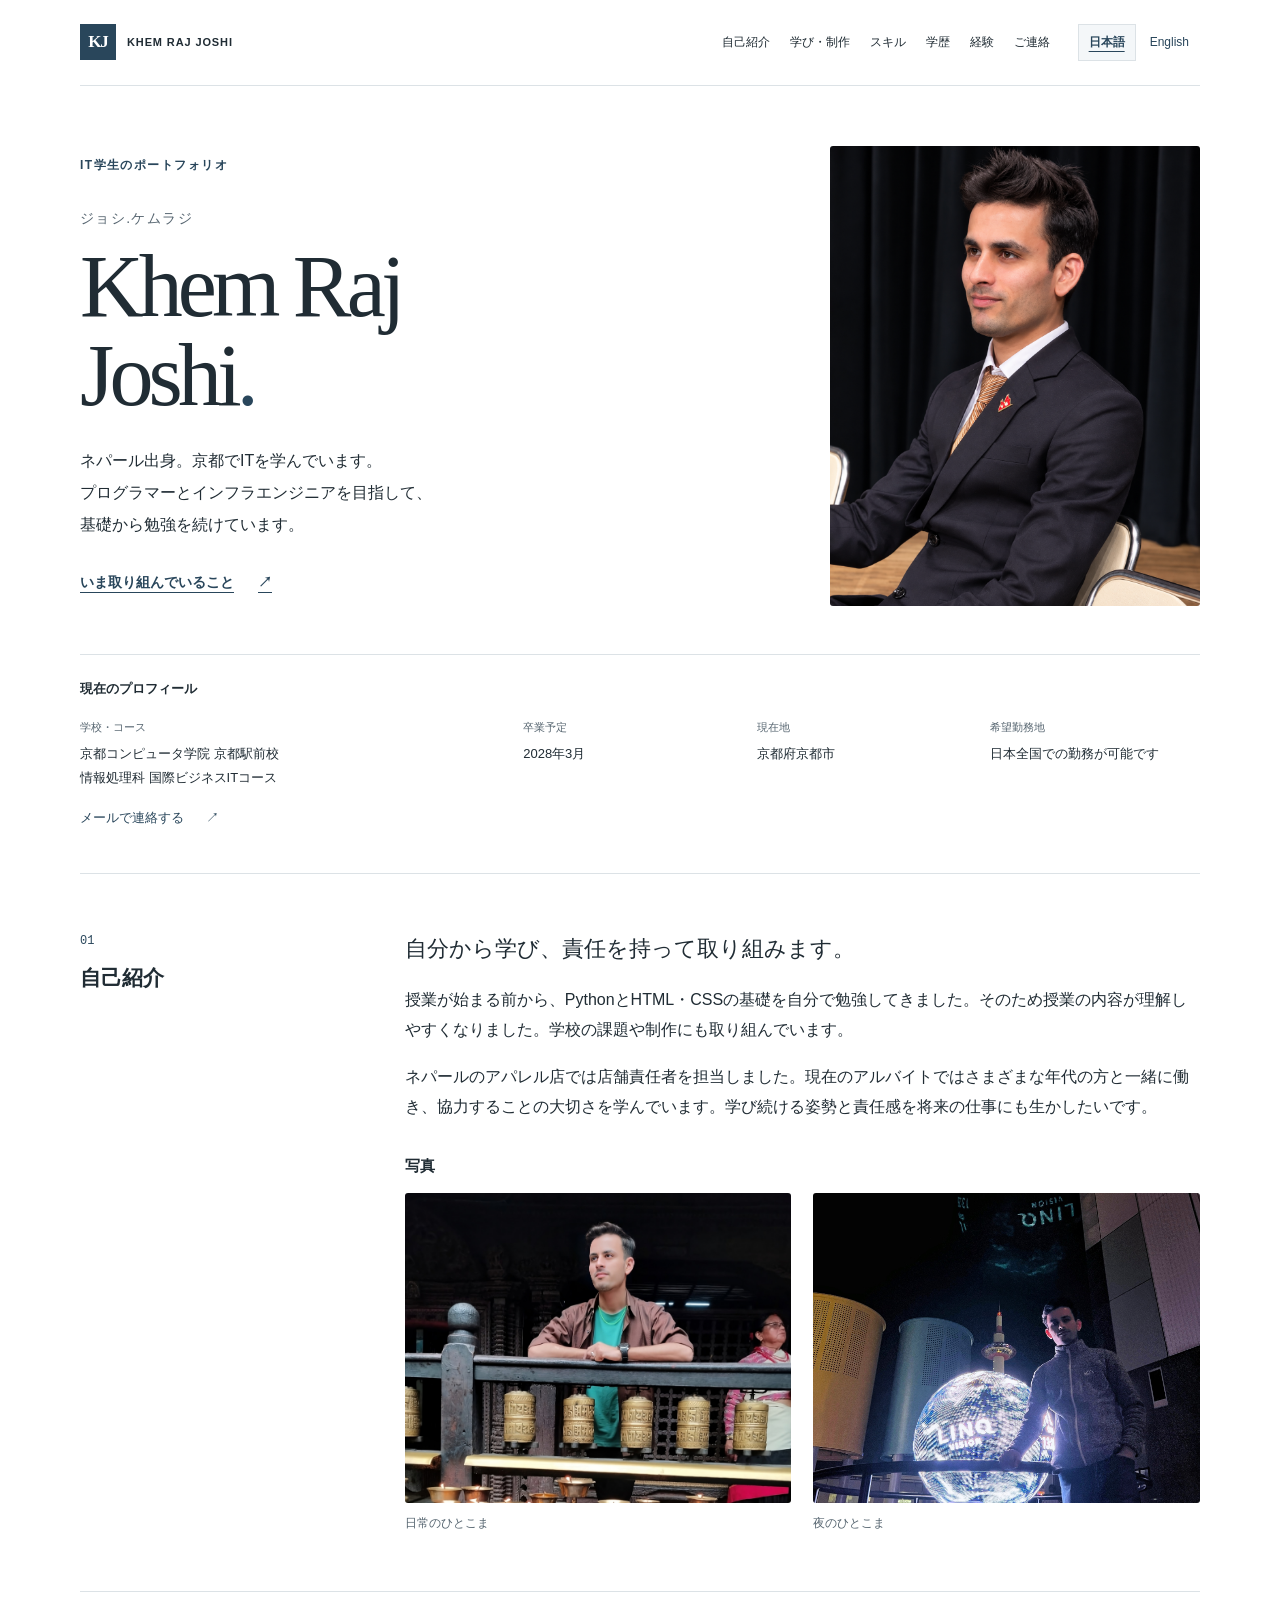
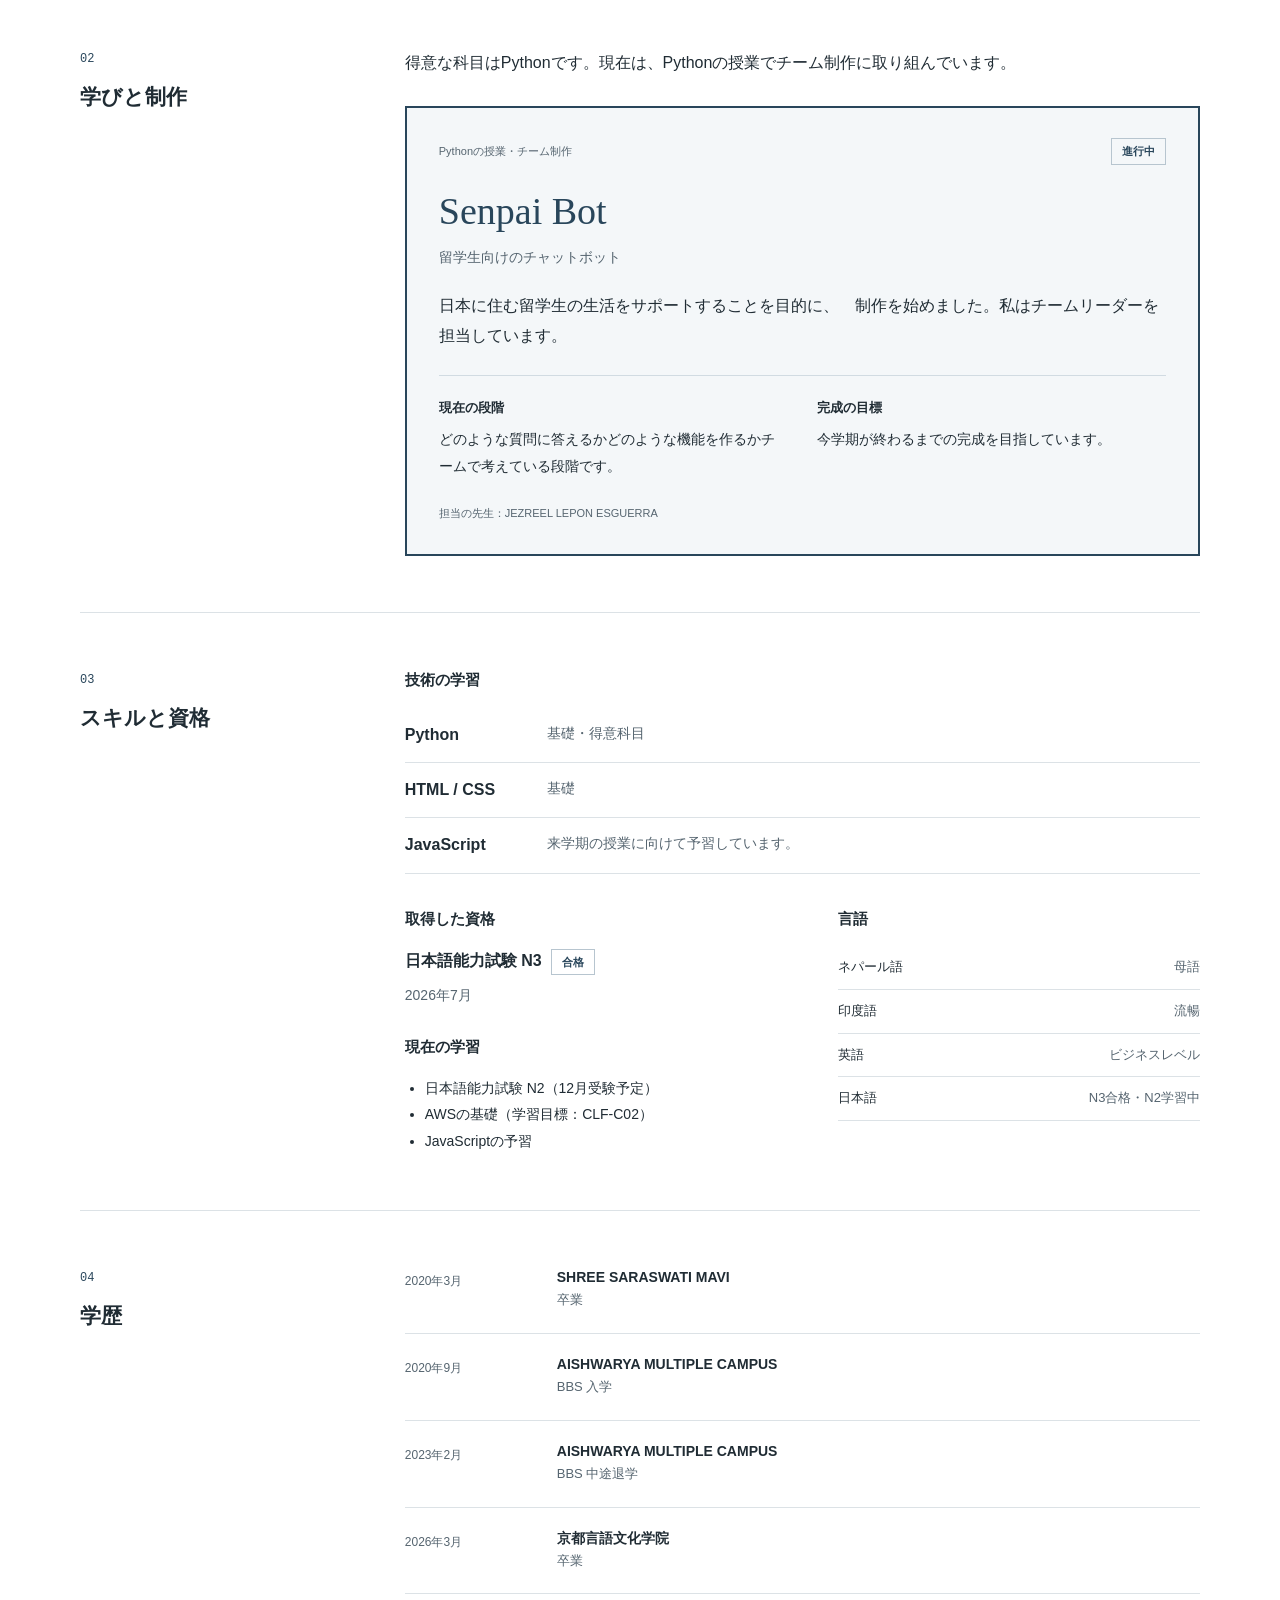
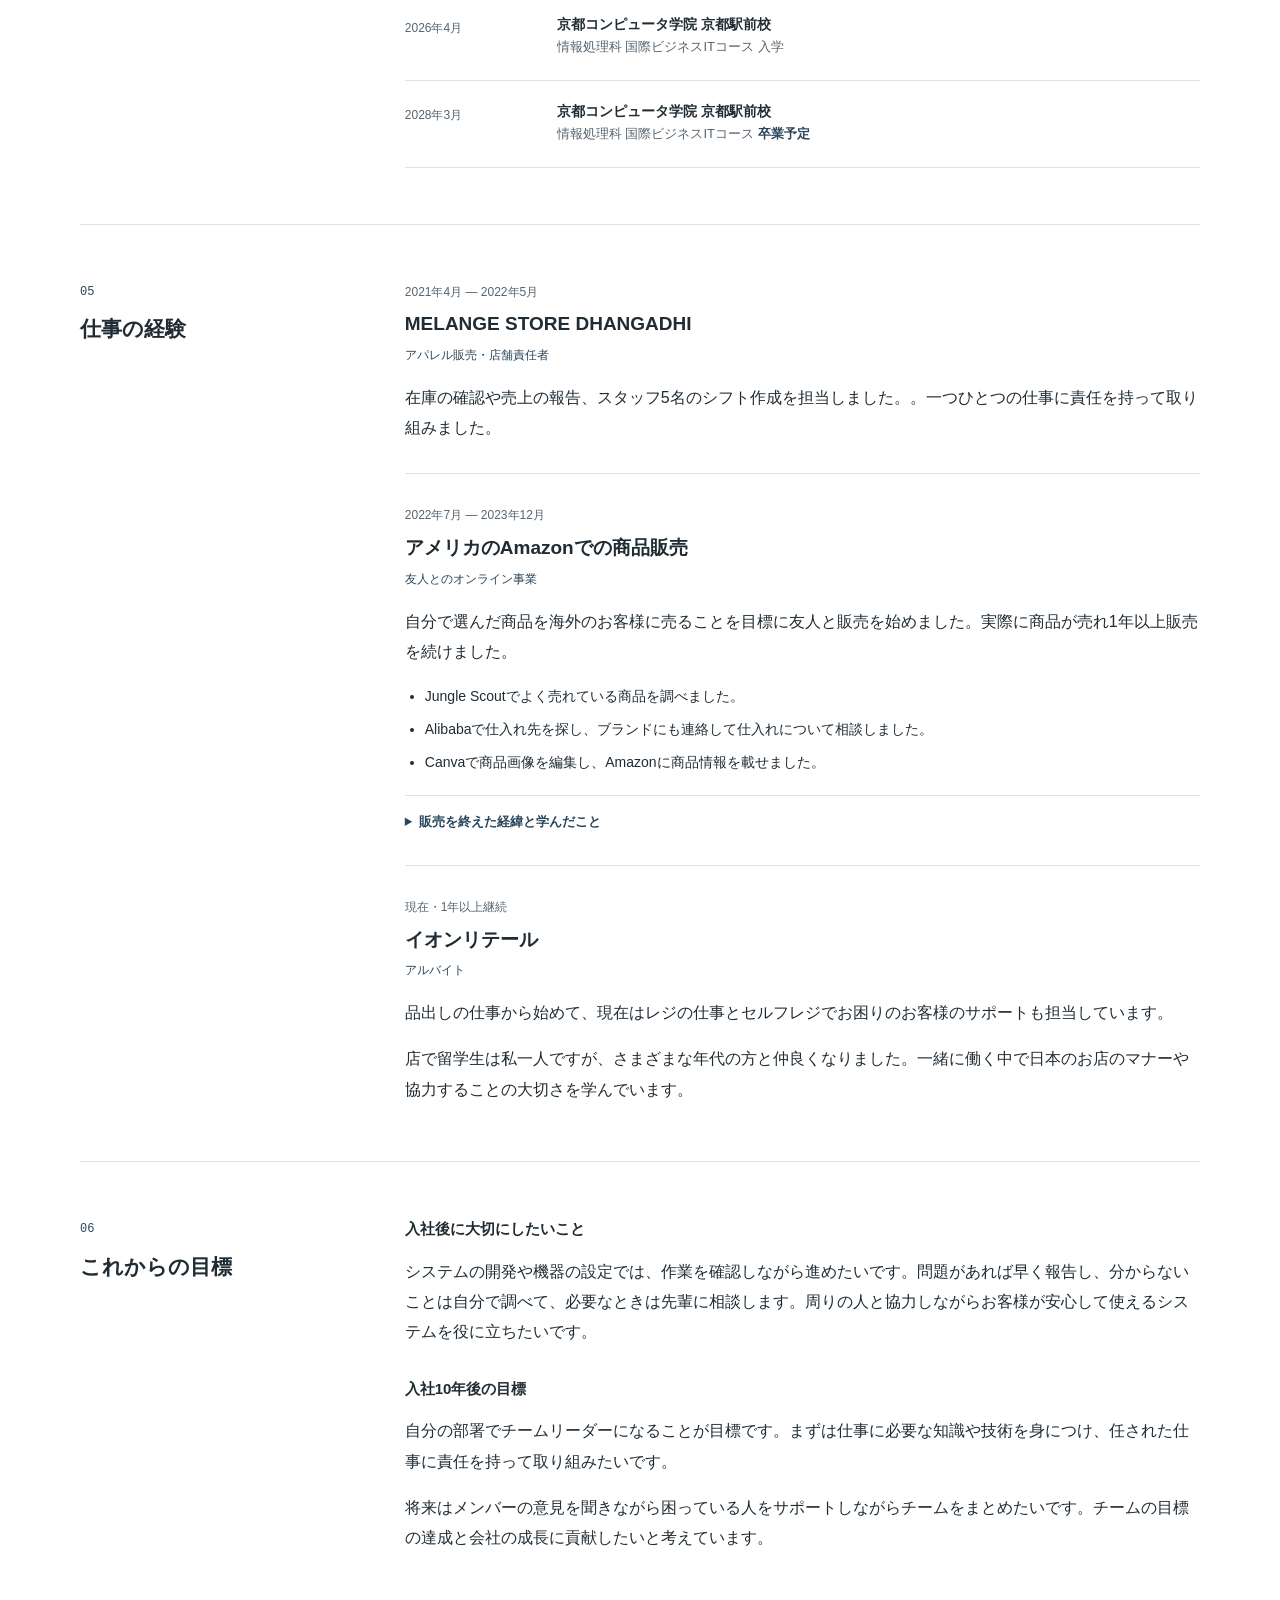
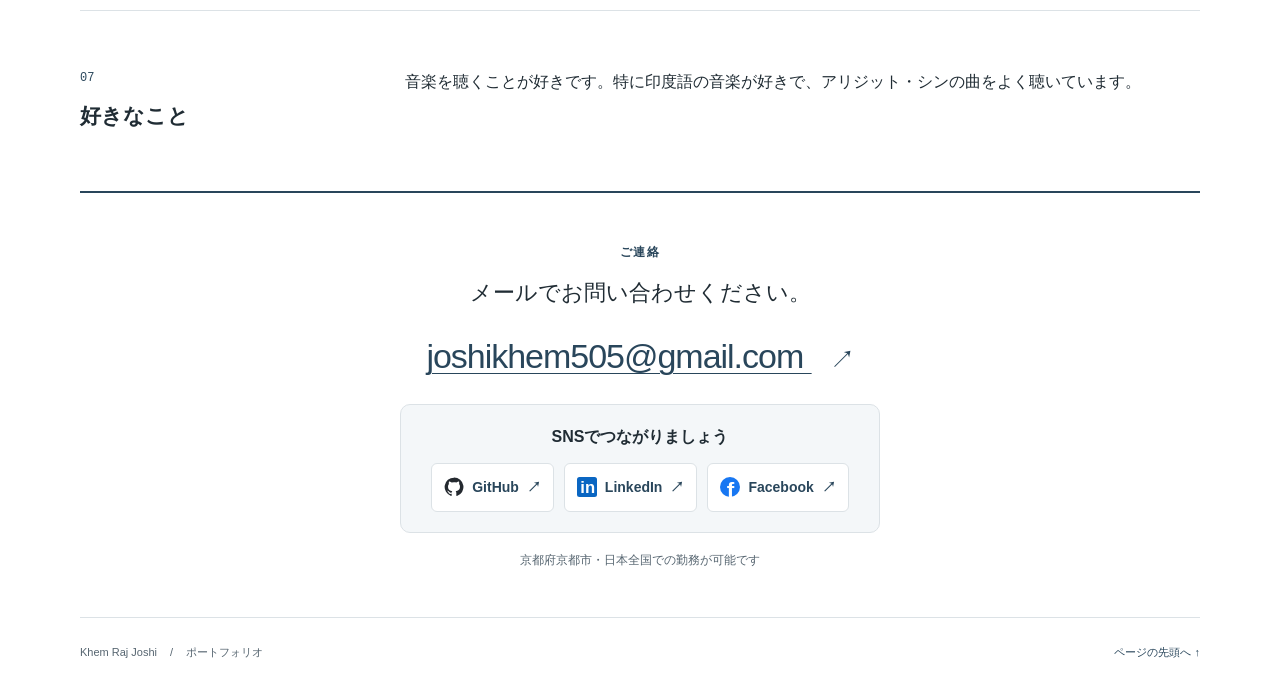
<file: index.html>
<!DOCTYPE html>
<html lang="ja">
<head>
  <meta charset="UTF-8">
  <meta name="viewport" content="width=device-width, initial-scale=1.0">
  <meta name="description" content="京都でITを学ぶKhem Raj Joshiのポートフォリオ。学習中の技術、Pythonのチーム制作、学歴、仕事の経験を紹介します。">
  <title>Khem Raj Joshi | ポートフォリオ</title>
  <link rel="icon" href="data:,">
  <link rel="stylesheet" href="style.css">
  <script src="script.js" defer></script>
  
  <meta name="google-site-verification" content="BYrBbkxoNOHUjzGve_fJtG-yrfm-OeQxzG2UmcF-HpI" />
  
</head>
<body id="top">
  <a class="skip-link" href="#main">本文へ移動</a>


  <header class="site-header container">
    <a class="site-name" href="#top" aria-label="Khem Raj Joshi：ページの先頭へ">
      <span class="name-mark" aria-hidden="true">KJ</span>
      <span>KHEM RAJ JOSHI</span>
    </a>
    <div class="header-tools">
      <nav class="language-switch" aria-label="表示言語">
        <a href="index.html" lang="ja" hreflang="ja" aria-current="page">日本語</a>
        <a href="english.html" lang="en" hreflang="en">English</a>
      </nav>
      <button class="menu-toggle" type="button" aria-expanded="false" aria-controls="site-navigation">メニュー</button>
    </div>
    <nav class="site-nav" id="site-navigation" aria-label="主なメニュー">
      <a href="#about">自己紹介</a>
      <a href="#project">学び・制作</a>
      <a href="#skills">スキル</a>
      <a href="#education">学歴</a>
      <a href="#experience">経験</a>
      <a href="#contact">ご連絡</a>
    </nav>
  </header>

  <main id="main" class="container">

    <section class="profile" aria-labelledby="profile-title">
      <div class="profile-introduction">
        <p class="eyebrow">IT学生のポートフォリオ</p>
        <p class="name-reading">ジョシ.ケムラジ</p>
        <h1 id="profile-title">Khem Raj<br>Joshi<span class="name-dot">.</span></h1>
        <p class="profile-description">ネパール出身。京都でITを学んでいます。<br>プログラマーとインフラエンジニアを目指して、<br class="desktop-break">基礎から勉強を続けています。</p>
        <a class="text-link" href="#project">いま取り組んでいること <span aria-hidden="true">↗</span></a>
      </div>

      <figure class="profile-photo">
        <img src="images/profile.png" alt="スーツ姿のKhem Raj Joshi" width="1086" height="1448">
      </figure>
    </section>

    <aside class="profile-note" aria-label="現在のプロフィール">
      <p class="note-heading">現在のプロフィール</p>
      <dl>
        <div><dt>学校・コース</dt><dd>京都コンピュータ学院 京都駅前校<br>情報処理科 国際ビジネスITコース</dd></div>
        <div><dt>卒業予定</dt><dd><time datetime="2028-03">2028年3月</time></dd></div>
        <div><dt>現在地</dt><dd>京都府京都市</dd></div>
        <div><dt>希望勤務地</dt><dd>日本全国での勤務が可能です</dd></div>
      </dl>
      <a href="#contact" class="profile-contact">メールで連絡する <span aria-hidden="true">↗</span></a>
    </aside>

    <section class="section about" id="about" aria-labelledby="about-title">
      <div class="section-heading"><span class="section-number" aria-hidden="true">01</span><h2 id="about-title">自己紹介</h2></div>
      <div class="section-content">
        <p class="section-lead">自分から学び、責任を持って取り組みます。</p>
        <p>授業が始まる前から、PythonとHTML・CSSの基礎を自分で勉強してきました。そのため授業の内容が理解しやすくなりました。学校の課題や制作にも取り組んでいます。</p>
        <p>ネパールのアパレル店では店舗責任者を担当しました。現在のアルバイトではさまざまな年代の方と一緒に働き、協力することの大切さを学んでいます。学び続ける姿勢と責任感を将来の仕事にも生かしたいです。</p>

        <h3 class="subheading photo-heading">写真</h3>
        <div class="photo-gallery">
          <figure>
            <img src="images/personal-01.jpeg" alt="手すりの前に立つKhem Raj Joshi" width="2048" height="1536" loading="lazy">
            <figcaption>日常のひとこま</figcaption>
          </figure>
          <figure>
            <img class="night-photo" src="images/personal-02.jpg" alt="夜に光る球体のそばに立つKhem Raj Joshi" width="1536" height="2048" loading="lazy">
            <figcaption>夜のひとこま</figcaption>
          </figure>
        </div>
      </div>
    </section>

    <section class="section" id="project" aria-labelledby="project-title">
      <div class="section-heading"><span class="section-number" aria-hidden="true">02</span><h2 id="project-title">学びと制作</h2></div>
      <div class="section-content">
        <p>得意な科目はPythonです。現在は、Pythonの授業でチーム制作に取り組んでいます。</p>

        <article class="project" aria-labelledby="senpai-title">
          <div class="project-top"><p class="project-category">Pythonの授業・チーム制作</p><span class="status-label">進行中</span></div>
          <h3 id="senpai-title">Senpai Bot</h3>
          <p class="project-subtitle">留学生向けのチャットボット</p>
          <p>日本に住む留学生の生活をサポートすることを目的に、　制作を始めました。私はチームリーダーを担当しています。</p>
          <div class="project-stages">
            <div><h4>現在の段階</h4><p>どのような質問に答えるかどのような機能を作るかチームで考えている段階です。</p></div>
            <div><h4>完成の目標</h4><p>今学期が終わるまでの完成を目指しています。</p></div>
          </div>
          <p class="project-teacher">担当の先生：JEZREEL LEPON ESGUERRA</p>
        </article>
      </div>
    </section>

    <section class="section" id="skills" aria-labelledby="skills-title">
      <div class="section-heading"><span class="section-number" aria-hidden="true">03</span><h2 id="skills-title">スキルと資格</h2></div>
      <div class="section-content">
        <h3 class="subheading">技術の学習</h3>
        <dl class="skill-list">
          <div><dt>Python</dt><dd>基礎・得意科目</dd></div>
          <div><dt>HTML / CSS</dt><dd>基礎</dd></div>
          <div><dt>JavaScript</dt><dd>来学期の授業に向けて予習しています。</dd></div>
        </dl>
        <div class="skills-columns">
          <div>

            <h3 class="subheading">取得した資格</h3>
            <p class="qualification">日本語能力試験 N3 <span class="small-label">合格</span></p>
            <p class="muted"><time datetime="2026-07">2026年7月</time></p>
            <h3 class="subheading study-heading">現在の学習</h3>
            <ul class="simple-list"><li>日本語能力試験 N2（12月受験予定）</li><li>AWSの基礎（学習目標：CLF-C02）</li><li>JavaScriptの予習</li></ul>
          </div>
          <div>
            <h3 class="subheading">言語</h3>
            <dl class="language-list">
              <div><dt>ネパール語</dt><dd>母語</dd></div>
              <div><dt>印度語</dt><dd>流暢</dd></div>
              <div><dt>英語</dt><dd>ビジネスレベル</dd></div>
              <div><dt>日本語</dt><dd>N3合格・N2学習中</dd></div>
            </dl>
          </div>
        </div>
      </div>
    </section>

    <section class="section" id="education" aria-labelledby="education-title">
      <div class="section-heading"><span class="section-number" aria-hidden="true">04</span><h2 id="education-title">学歴</h2></div>
      <div class="section-content">
        <ol class="education-list">
          <li><time datetime="2020-03">2020年3月</time><div><h3>SHREE SARASWATI MAVI</h3><p>卒業</p></div></li>
          <li><time datetime="2020-09">2020年9月</time><div><h3>AISHWARYA MULTIPLE CAMPUS</h3><p>BBS 入学</p></div></li>
          <li><time datetime="2023-02">2023年2月</time><div><h3>AISHWARYA MULTIPLE CAMPUS</h3><p>BBS 中途退学</p></div></li>
          <li><time datetime="2026-03">2026年3月</time><div><h3>京都言語文化学院</h3><p>卒業</p></div></li>
          <li><time datetime="2026-04">2026年4月</time><div><h3>京都コンピュータ学院 京都駅前校</h3><p>情報処理科 国際ビジネスITコース 入学</p></div></li>
          <li class="education-future"><time datetime="2028-03">2028年3月</time><div><h3>京都コンピュータ学院 京都駅前校</h3><p>情報処理科 国際ビジネスITコース <strong>卒業予定</strong></p></div></li>
        </ol>
      </div>
    </section>


    <section class="section experience" id="experience" aria-labelledby="experience-title">
      <div class="section-heading"><span class="section-number" aria-hidden="true">05</span><h2 id="experience-title">仕事の経験</h2></div>
      <div class="section-content">
        <article class="experience-item">
          <p class="experience-date"><time datetime="2021-04">2021年4月</time> — <time datetime="2022-05">2022年5月</time></p>
          <h3>MELANGE STORE DHANGADHI</h3>
          <p class="experience-role">アパレル販売・店舗責任者</p>
          <p>在庫の確認や売上の報告、スタッフ5名のシフト作成を担当しました。。一つひとつの仕事に責任を持って取り組みました。</p>
        </article>
        <article class="experience-item">
          <p class="experience-date"><time datetime="2022-07">2022年7月</time> — <time datetime="2023-12">2023年12月</time></p>
          <h3>アメリカのAmazonでの商品販売</h3>
          <p class="experience-role">友人とのオンライン事業</p>
          <p>自分で選んだ商品を海外のお客様に売ることを目標に友人と販売を始めました。実際に商品が売れ1年以上販売を続けました。</p>
          <ul class="business-actions">
            <li>Jungle Scoutでよく売れている商品を調べました。</li>
            <li>Alibabaで仕入れ先を探し、ブランドにも連絡して仕入れについて相談しました。</li>
            <li>Canvaで商品画像を編集し、Amazonに商品情報を載せました。</li>
          </ul>
          <details class="experience-details">
            <summary>販売を終えた経緯と学んだこと</summary>
            <p>当時ネパールで使っていた支払い方法にはドルで支払える金額に上限がありました。そのため仕入れを続けることが難しくなり、販売をやめました。</p>
            <p>この経験から知らないことを自分で調べて行動することの大切さを学びました。</p>
          </details>
        </article>
        <article class="experience-item">
          <p class="experience-date">現在・1年以上継続</p>
          <h3>イオンリテール</h3>
          <p class="experience-role">アルバイト</p>
          <p>品出しの仕事から始めて、現在はレジの仕事とセルフレジでお困りのお客様のサポートも担当しています。</p>
          <p>店で留学生は私一人ですが、さまざまな年代の方と仲良くなりました。一緒に働く中で日本のお店のマナーや協力することの大切さを学んでいます。</p>
        </article>
      </div>
    </section>

    <section class="section" id="goals" aria-labelledby="goals-title">
      <div class="section-heading"><span class="section-number" aria-hidden="true">06</span><h2 id="goals-title">これからの目標</h2></div>
      <div class="section-content goals">
        <div><h3 class="subheading">入社後に大切にしたいこと</h3><p>システムの開発や機器の設定では、作業を確認しながら進めたいです。問題があれば早く報告し、分からないことは自分で調べて、必要なときは先輩に相談します。周りの人と協力しながらお客様が安心して使えるシステムを役に立ちたいです。</p></div>
        <div><h3 class="subheading">入社10年後の目標</h3><p>自分の部署でチームリーダーになることが目標です。まずは仕事に必要な知識や技術を身につけ、任された仕事に責任を持って取り組みたいです。</p><p>将来はメンバーの意見を聞きながら困っている人をサポートしながらチームをまとめたいです。チームの目標の達成と会社の成長に貢献したいと考えています。</p></div>
      </div>
    </section>

    <section class="section hobby" aria-labelledby="hobby-title">
      <div class="section-heading"><span class="section-number" aria-hidden="true">07</span><h2 id="hobby-title">好きなこと</h2></div>
      <div class="section-content"><p>音楽を聴くことが好きです。特に印度語の音楽が好きで、アリジット・シンの曲をよく聴いています。</p></div>
    </section>

    <section class="contact" id="contact" aria-labelledby="contact-title">
      <div><p class="eyebrow">ご連絡</p><h2 id="contact-title">メールでお問い合わせください。</h2></div>
      <a class="contact-email" href="mailto:joshikhem505@gmail.com">joshikhem505@gmail.com <span aria-hidden="true">↗</span></a>
      
      <div class="connect-box">
        <h3>SNSでつながりましょう</h3>
        <div class="social-links">
          <a class="contact-social" href="https://github.com/khemrajjoshi" target="_blank" rel="noopener noreferrer">
            <img class="contact-social-icon" src="images/github.svg" alt="">
            GitHub <span aria-hidden="true">↗</span>
          </a>
          <a class="contact-social" href="https://www.linkedin.com/in/khem-raj-joshi-532546408" target="_blank" rel="noopener noreferrer">
            <img class="contact-social-icon" src="images/linkedin.svg" alt="">
            LinkedIn <span aria-hidden="true">↗</span>
          </a>
          <a class="contact-social" href="https://www.facebook.com/profile.php?id=61587278374022" target="_blank" rel="noopener noreferrer">
            <img class="contact-social-icon" src="images/facebook.svg" alt="">
            Facebook <span aria-hidden="true">↗</span>
          </a>
        </div>
      </div>
      <p class="contact-location">京都府京都市・日本全国での勤務が可能です</p>
    </section>
  </main>

  <footer class="site-footer container"><p>Khem Raj Joshi <span aria-hidden="true">/</span> ポートフォリオ</p><a href="#top">ページの先頭へ <span aria-hidden="true">↑</span></a></footer>
</body>
</html>
</file>
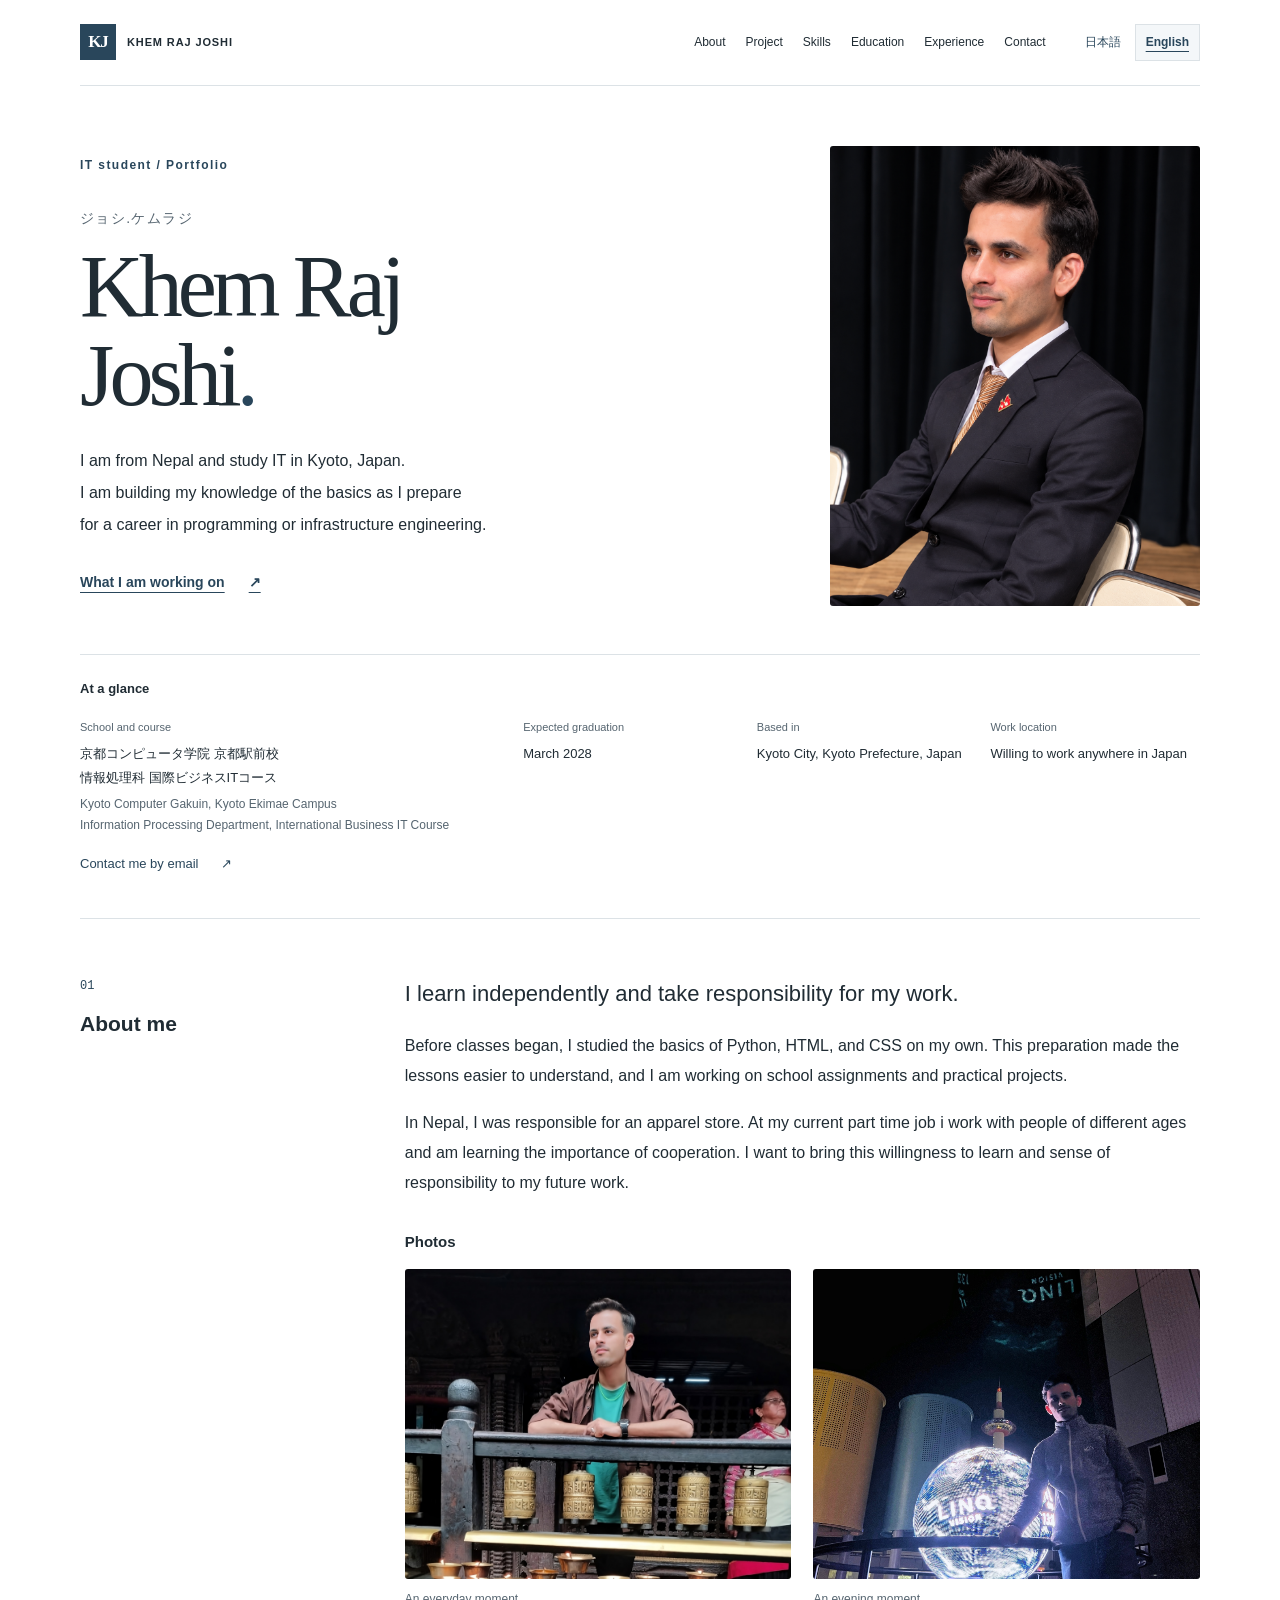
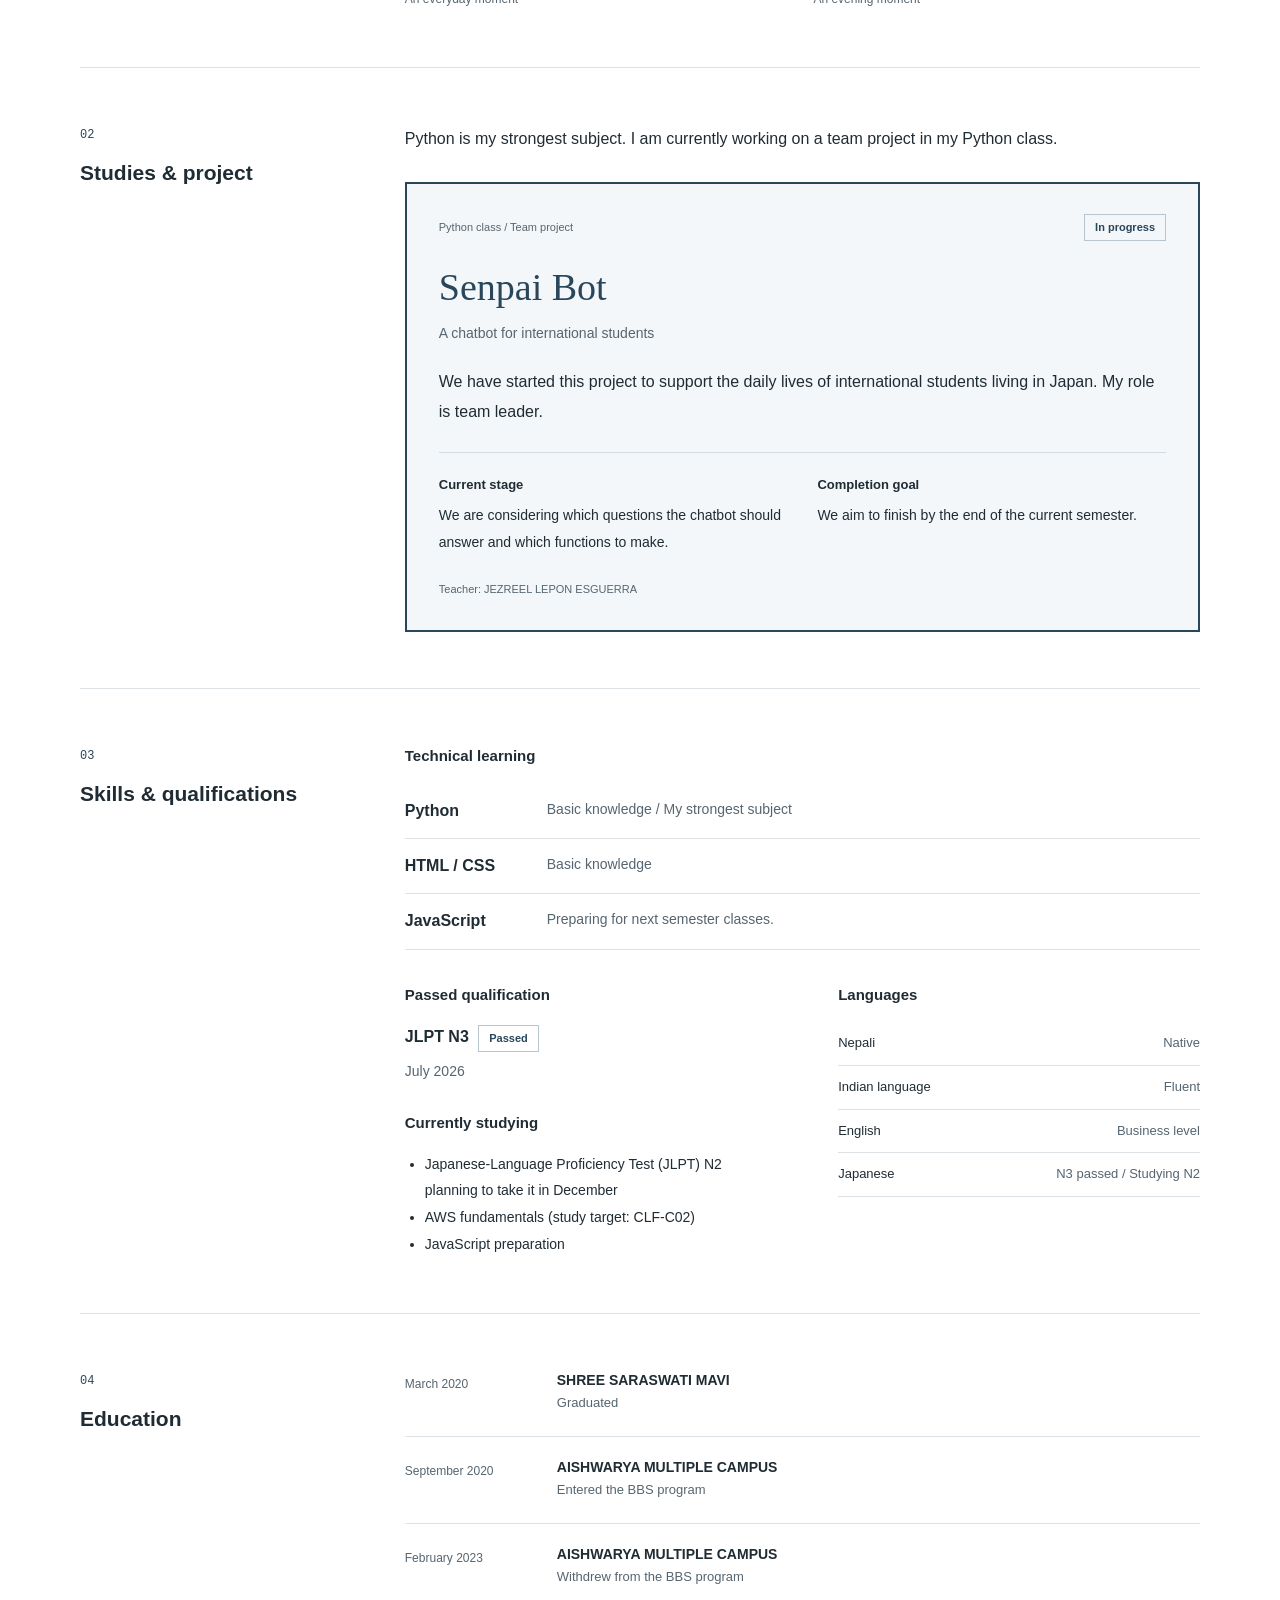
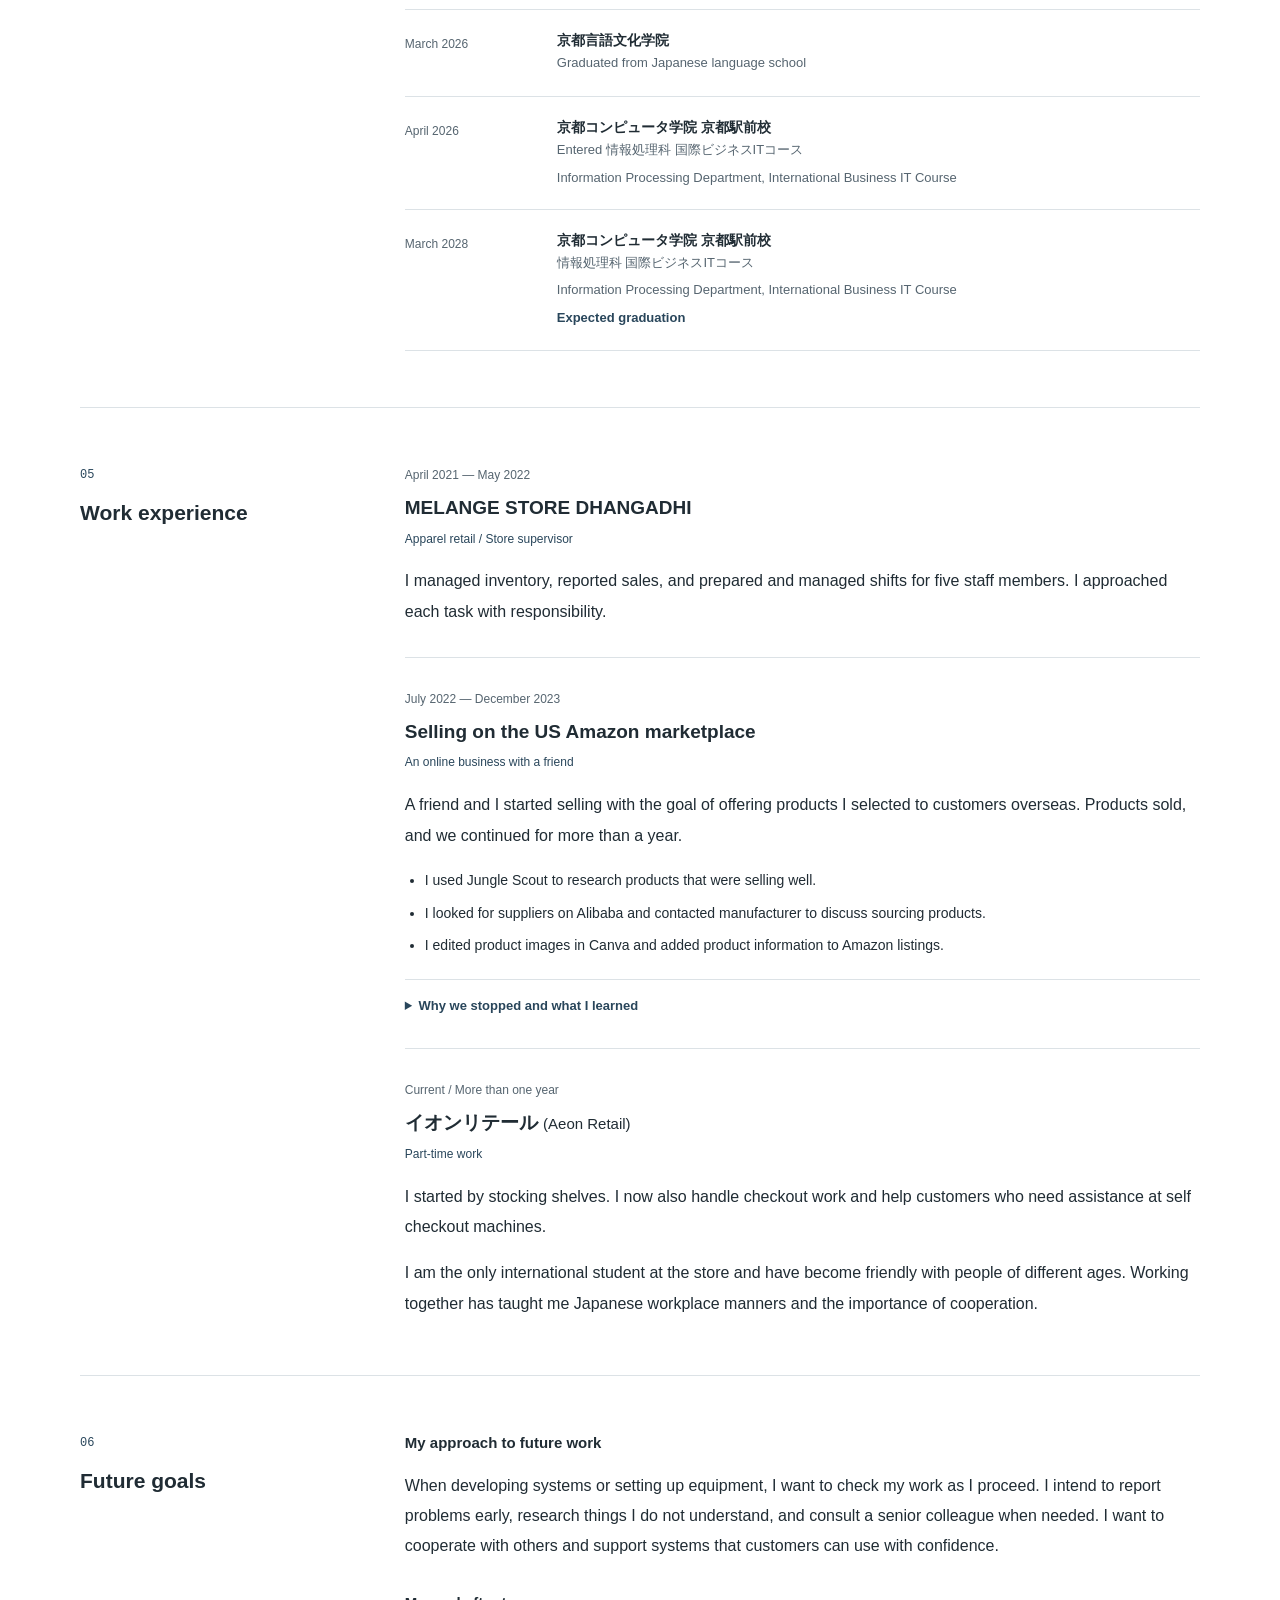
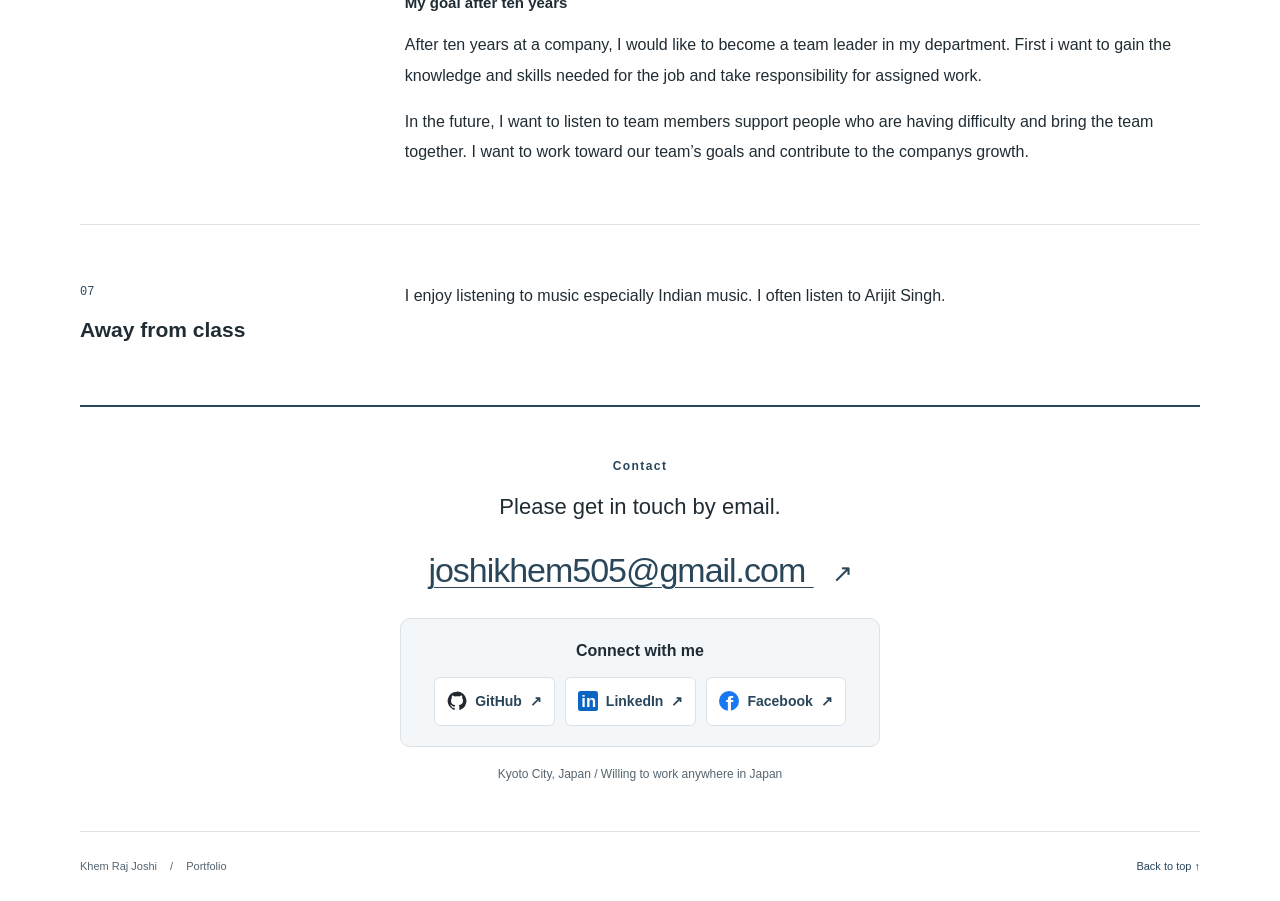
<file: english.html>
<!DOCTYPE html>
<html lang="en">
<head>
  <meta charset="UTF-8">
  <meta name="viewport" content="width=device-width, initial-scale=1.0">
  <meta name="description" content="Khem Raj Joshi, an IT student in Kyoto. Explore his current learning, Python team project, education, work experience, and career goals.">
  <title>Khem Raj Joshi | Portfolio</title>
  <link rel="icon" href="data:,">
  <link rel="stylesheet" href="style.css">
  <script src="script.js" defer></script>
</head>
<body id="top">
  <a class="skip-link" href="#main">Skip to main content</a>

  <header class="site-header container">
    <a class="site-name" href="#top" aria-label="Khem Raj Joshi: back to top">
      <span class="name-mark" aria-hidden="true">KJ</span>
      <span>KHEM RAJ JOSHI</span>
    </a>
    <div class="header-tools">
      <nav class="language-switch" aria-label="Page language">
        <a href="index.html" lang="ja" hreflang="ja">日本語</a>
        <a href="english.html" lang="en" hreflang="en" aria-current="page">English</a>
      </nav>
      <button class="menu-toggle" type="button" aria-expanded="false" aria-controls="site-navigation">Menu</button>
    </div>
    <nav class="site-nav" id="site-navigation" aria-label="Main navigation">
      <a href="#about">About</a>
      <a href="#project">Project</a>
      <a href="#skills">Skills</a>
      <a href="#education">Education</a>
      <a href="#experience">Experience</a>
      <a href="#contact">Contact</a>
    </nav>
  </header>

  <main id="main" class="container">

    <section class="profile" aria-labelledby="profile-title">
      <div class="profile-introduction">
        <p class="eyebrow">IT student / Portfolio</p>
        <p class="name-reading" lang="ja">ジョシ.ケムラジ</p>
        <h1 id="profile-title">Khem Raj<br>Joshi<span class="name-dot">.</span></h1>
        <p class="profile-description">I am from Nepal and study IT in Kyoto, Japan.<br>I am building my knowledge of the basics as I prepare<br class="desktop-break"> for a career in programming or infrastructure engineering.</p>
        <a class="text-link" href="#project">What I am working on <span aria-hidden="true">↗</span></a>
      </div>

      <figure class="profile-photo">
        <img src="images/profile.png" alt="Khem Raj Joshi wearing a suit" width="1086" height="1448">
      </figure>
    </section>

    <aside class="profile-note" aria-label="Current profile">
      <p class="note-heading">At a glance</p>
      <dl>
        <div><dt>School and course</dt><dd><span lang="ja">京都コンピュータ学院 京都駅前校</span><br><span lang="ja">情報処理科 国際ビジネスITコース</span><span class="school-translation">Kyoto Computer Gakuin, Kyoto Ekimae Campus<br>Information Processing Department, International Business IT Course</span></dd></div>
        <div><dt>Expected graduation</dt><dd><time datetime="2028-03">March 2028</time></dd></div>
        <div><dt>Based in</dt><dd>Kyoto City, Kyoto Prefecture, Japan</dd></div>
        <div><dt>Work location</dt><dd>Willing to work anywhere in Japan</dd></div>
      </dl>
      <a href="#contact" class="profile-contact">Contact me by email <span aria-hidden="true">↗</span></a>
    </aside>


    <section class="section about" id="about" aria-labelledby="about-title">
      <div class="section-heading"><span class="section-number" aria-hidden="true">01</span><h2 id="about-title">About me</h2></div>
      <div class="section-content">
        <p class="section-lead">I learn independently and take responsibility for my work.</p>
        <p>Before classes began, I studied the basics of Python, HTML, and CSS on my own. This preparation made the lessons easier to understand, and I am working on school assignments and practical projects.</p>
        <p>In Nepal, I was responsible for an apparel store. At my current part time job i work with people of different ages and am learning the importance of cooperation. I want to bring this willingness to learn and sense of responsibility to my future work.</p>

        <h3 class="subheading photo-heading">Photos</h3>
        <div class="photo-gallery">
          <figure>
            <img src="images/personal-01.jpeg" alt="Khem Raj Joshi standing behind a railing" width="2048" height="1536" loading="lazy">
            <figcaption>An everyday moment</figcaption>
          </figure>
          <figure>
            <img class="night-photo" src="images/personal-02.jpg" alt="Khem Raj Joshi beside an illuminated globe at night" width="1536" height="2048" loading="lazy">
            <figcaption>An evening moment</figcaption>
          </figure>
        </div>
      </div>
    </section>

    <section class="section" id="project" aria-labelledby="project-title">
      <div class="section-heading"><span class="section-number" aria-hidden="true">02</span><h2 id="project-title">Studies &amp; project</h2></div>
      <div class="section-content">
        <p>Python is my strongest subject. I am currently working on a team project in my Python class.</p>

        <article class="project" aria-labelledby="senpai-title">
          <div class="project-top"><p class="project-category">Python class / Team project</p><span class="status-label">In progress</span></div>
          <h3 id="senpai-title">Senpai Bot</h3>
          <p class="project-subtitle">A chatbot for international students</p>
          <p>We have started this project to support the daily lives of international students living in Japan. My role is team leader.</p>
          <div class="project-stages">
            <div><h4>Current stage</h4><p>We are considering which questions the chatbot should answer and which functions to make.</p></div>
            <div><h4>Completion goal</h4><p>We aim to finish by the end of the current semester.</p></div>
          </div>
          <p class="project-teacher">Teacher: JEZREEL LEPON ESGUERRA</p>
        </article>
      </div>
    </section>

    <section class="section" id="skills" aria-labelledby="skills-title">
      <div class="section-heading"><span class="section-number" aria-hidden="true">03</span><h2 id="skills-title">Skills &amp; qualifications</h2></div>
      <div class="section-content">
        <h3 class="subheading">Technical learning</h3>
        <dl class="skill-list">
          <div><dt>Python</dt><dd>Basic knowledge / My strongest subject</dd></div>
          <div><dt>HTML / CSS</dt><dd>Basic knowledge</dd></div>
          <div><dt>JavaScript</dt><dd>Preparing for next semester classes.</dd></div>
        </dl>
        <div class="skills-columns">
          <div>

            <h3 class="subheading">Passed qualification</h3>
            <p class="qualification">JLPT N3 <span class="small-label">Passed</span></p>
            <p class="muted"><time datetime="2026-07">July 2026</time></p>
            <h3 class="subheading study-heading">Currently studying</h3>
            <ul class="simple-list"><li>Japanese-Language Proficiency Test (JLPT) N2 planning to take it in December</li><li>AWS fundamentals (study target: CLF-C02)</li><li>JavaScript preparation</li></ul>
          </div>
          <div>
            <h3 class="subheading">Languages</h3>
            <dl class="language-list">
              <div><dt>Nepali</dt><dd>Native</dd></div>
              <div><dt>Indian language</dt><dd>Fluent</dd></div>
              <div><dt>English</dt><dd>Business level</dd></div>
              <div><dt>Japanese</dt><dd>N3 passed / Studying N2</dd></div>
            </dl>
          </div>
        </div>
      </div>
    </section>

    <section class="section" id="education" aria-labelledby="education-title">
      <div class="section-heading"><span class="section-number" aria-hidden="true">04</span><h2 id="education-title">Education</h2></div>
      <div class="section-content">
        <ol class="education-list">
          <li><time datetime="2020-03">March 2020</time><div><h3>SHREE SARASWATI MAVI</h3><p>Graduated</p></div></li>
          <li><time datetime="2020-09">September 2020</time><div><h3>AISHWARYA MULTIPLE CAMPUS</h3><p>Entered the BBS program</p></div></li>
          <li><time datetime="2023-02">February 2023</time><div><h3>AISHWARYA MULTIPLE CAMPUS</h3><p>Withdrew from the BBS program</p></div></li>
          <li><time datetime="2026-03">March 2026</time><div><h3 lang="ja">京都言語文化学院</h3><p>Graduated from Japanese language school</p></div></li>
          <li><time datetime="2026-04">April 2026</time><div><h3 lang="ja">京都コンピュータ学院 京都駅前校</h3><p>Entered <span lang="ja">情報処理科 国際ビジネスITコース</span></p><p class="school-translation">Information Processing Department, International Business IT Course</p></div></li>
          <li class="education-future"><time datetime="2028-03">March 2028</time><div><h3 lang="ja">京都コンピュータ学院 京都駅前校</h3><p><span lang="ja">情報処理科 国際ビジネスITコース</span></p><p class="school-translation">Information Processing Department, International Business IT Course</p><p><strong>Expected graduation</strong></p></div></li>
        </ol>
      </div>
    </section>


    <section class="section experience" id="experience" aria-labelledby="experience-title">
      <div class="section-heading"><span class="section-number" aria-hidden="true">05</span><h2 id="experience-title">Work experience</h2></div>
      <div class="section-content">
        <article class="experience-item">
          <p class="experience-date"><time datetime="2021-04">April 2021</time> — <time datetime="2022-05">May 2022</time></p>
          <h3>MELANGE STORE DHANGADHI</h3>
          <p class="experience-role">Apparel retail / Store supervisor</p>
          <p>I managed inventory, reported sales, and prepared and managed shifts for five staff members. I approached each task with responsibility.</p>
        </article>
        <article class="experience-item">
          <p class="experience-date"><time datetime="2022-07">July 2022</time> — <time datetime="2023-12">December 2023</time></p>
          <h3>Selling on the US Amazon marketplace</h3>
          <p class="experience-role">An online business with a friend</p>
          <p>A friend and I started selling with the goal of offering products I selected to customers overseas. Products sold, and we continued for more than a year.</p>
          <ul class="business-actions">
            <li>I used Jungle Scout to research products that were selling well.</li>
            <li>I looked for suppliers on Alibaba and contacted manufacturer to discuss sourcing products.</li>
            <li>I edited product images in Canva and added product information to Amazon listings.</li>
          </ul>
          <details class="experience-details">
            <summary>Why we stopped and what I learned</summary>
            <p>The payment method we used in Nepal at that time had a limit on dollar payments. This made it difficult to continue sourcing products, so we stopped selling.</p>
            <p>I learned the importance of researching unfamiliar things myself and taking action.</p>
          </details>
        </article>
        <article class="experience-item">
          <p class="experience-date">Current / More than one year</p>
          <h3><span lang="ja">イオンリテール</span> <span class="employer-translation">(Aeon Retail)</span></h3>
          <p class="experience-role">Part-time work</p>
          <p>I started by stocking shelves. I now also handle checkout work and help customers who need assistance at self checkout machines.</p>
          <p>I am the only international student at the store and have become friendly with people of different ages. Working together has taught me Japanese workplace manners and the importance of cooperation.</p>
        </article>
      </div>
    </section>

    <section class="section" id="goals" aria-labelledby="goals-title">
      <div class="section-heading"><span class="section-number" aria-hidden="true">06</span><h2 id="goals-title">Future goals</h2></div>
      <div class="section-content goals">
        <div><h3 class="subheading">My approach to future work</h3><p>When developing systems or setting up equipment, I want to check my work as I proceed. I intend to report problems early, research things I do not understand, and consult a senior colleague when needed. I want to cooperate with others and support systems that customers can use with confidence.</p></div>
        <div><h3 class="subheading">My goal after ten years</h3><p>After ten years at a company, I would like to become a team leader in my department. First i want to gain the knowledge and skills needed for the job and take responsibility for assigned work.</p><p>In the future, I want to listen to team members support people who are having difficulty and bring the team together. I want to work toward our team’s goals and contribute to the companys growth.</p></div>
      </div>
    </section>

    <section class="section hobby" aria-labelledby="hobby-title">
      <div class="section-heading"><span class="section-number" aria-hidden="true">07</span><h2 id="hobby-title">Away from class</h2></div>
      <div class="section-content"><p>I enjoy listening to music especially Indian music. I often listen to Arijit Singh.</p></div>
    </section>


    <section class="contact" id="contact" aria-labelledby="contact-title">
      <div><p class="eyebrow">Contact</p><h2 id="contact-title">Please get in touch by email.</h2></div>
      <a class="contact-email" href="mailto:joshikhem505@gmail.com">joshikhem505@gmail.com <span aria-hidden="true">↗</span></a>
      <!-- Social media links -->
      <div class="connect-box">
        <h3>Connect with me</h3>
        <div class="social-links">
          <a class="contact-social" href="https://github.com/khemrajjoshi" target="_blank" rel="noopener noreferrer">
            <img class="contact-social-icon" src="images/github.svg" alt="">
            GitHub <span aria-hidden="true">↗</span>
          </a>
          <a class="contact-social" href="https://www.linkedin.com/in/khem-raj-joshi-532546408" target="_blank" rel="noopener noreferrer">
            <img class="contact-social-icon" src="images/linkedin.svg" alt="">
            LinkedIn <span aria-hidden="true">↗</span>
          </a>
          <a class="contact-social" href="https://www.facebook.com/profile.php?id=61587278374022" target="_blank" rel="noopener noreferrer">
            <img class="contact-social-icon" src="images/facebook.svg" alt="">
            Facebook <span aria-hidden="true">↗</span>
          </a>
        </div>
      </div>
      <p class="contact-location">Kyoto City, Japan / Willing to work anywhere in Japan</p>
    </section>
  </main>

  <footer class="site-footer container"><p>Khem Raj Joshi <span aria-hidden="true">/</span> Portfolio</p><a href="#top">Back to top <span aria-hidden="true">↑</span></a></footer>
</body>
</html>
</file>
<file: style.css>
:root {
  --accent: #29465b;
  --text: #202c34;
  --muted: #566570;
  --line: #dce2e6;
  --soft: #f4f7f9;
}

* {
  box-sizing: border-box;
}

html {
  scroll-padding-top: 24px;
}

body {
  margin: 0;
  color: var(--text);
  background: #fff;
  font-family: -apple-system, BlinkMacSystemFont, "Segoe UI", "Hiragino Kaku Gothic ProN", "Yu Gothic", Meiryo, sans-serif;
  font-size: 16px;
  line-height: 1.9;
  overflow-wrap: anywhere;
}

a {
  color: var(--accent);
  text-underline-offset: 5px;
}

a:hover {
  text-decoration-thickness: 2px;
}

a:focus-visible, button:focus-visible, summary:focus-visible {
  outline: 3px solid var(--accent);
  outline-offset: 5px;
}

button {
  font: inherit;
}

h1, h2, h3, h4, p, dl {
  margin: 0;
}

h2, h3, h4 {
  line-height: 1.5;
}

p + p {
  margin-top: 16px;
}

ul, ol {
  margin: 0;
}

.container {
  width: 88%;
  max-width: 1120px;
  margin: 0 auto;
}

.muted {
  color: var(--muted);
  font-size: 14px;
}

.eyebrow {
  color: var(--accent);
  font-size: 12px;
  font-weight: 650;
  letter-spacing: 0.12em;
}

.skip-link {
  position: absolute;
  top: -100px;
  left: 16px;
  padding: 10px 18px;
  background: #fff;
  border: 2px solid var(--accent);
  z-index: 10;
}

.skip-link:focus {
  top: 12px;
}


.site-header {
  display: flex;
  align-items: center;
  gap: 28px;
  padding: 24px 0;
  border-bottom: 1px solid var(--line);
}

.site-name {
  display: flex;
  align-items: center;
  gap: 11px;
  color: var(--text);
  font-size: 11px;
  font-weight: 700;
  letter-spacing: 0.08em;
  text-decoration: none;
}

.name-mark {
  display: inline-flex;
  align-items: center;
  justify-content: center;
  width: 36px;
  height: 36px;
  background: var(--accent);
  color: #fff;
  font-family: Georgia, serif;
  font-size: 17px;
  letter-spacing: -1px;
}

.header-tools {
  display: flex;
  align-items: center;
  gap: 16px;
  order: 3;
}

.language-switch {
  display: flex;
  gap: 3px;
  align-items: center;
  font-size: 12px;
  white-space: nowrap;
}

.language-switch a {
  padding: 6px 10px;
  text-decoration: none;
  border: 1px solid transparent;
}

.language-switch a[aria-current="page"] {
  background: var(--soft);
  border-color: var(--line);
  text-decoration: underline;
  font-weight: 700;
}

.site-nav {
  display: flex;
  flex-wrap: wrap;
  gap: 20px;
  margin-left: auto;
  font-size: 12px;
}

.site-nav a {
  color: var(--text);
  text-decoration: none;
}

.site-nav a:hover {
  text-decoration: underline;
}

.menu-toggle {
  display: none;
  border: 1px solid var(--line);
  background: #fff;
  color: var(--text);
  padding: 6px 10px;
  cursor: pointer;
}


.profile {
  display: flex;
  gap: 10%;
  align-items: center;
  padding: 60px 0 48px;
}

.profile-introduction {
  flex: 1;
  min-width: 0;
}

.profile-photo {
  flex: 0 0 33%;
  margin: 0;
}

.profile-photo img {
  display: block;
  width: 100%;
  height: 460px;
  object-fit: cover;
  object-position: center 25%;
  border-radius: 3px;
}

.name-reading {
  margin-top: 28px;
  color: var(--muted);
  font-size: 14px;
  letter-spacing: 0.1em;
}

h1 {
  margin: 10px 0 24px;
  font-family: Georgia, "Times New Roman", serif;
  font-size: 88px;
  font-weight: 400;
  line-height: 1.02;
  letter-spacing: -0.055em;
}

.name-dot {
  color: var(--accent);
}

.profile-description {
  font-size: 16px;
  line-height: 2;
}

.text-link {
  display: inline-flex;
  align-items: center;
  gap: 24px;
  margin-top: 28px;
  font-size: 14px;
  font-weight: 600;
}

.profile-note {
  border-top: 1px solid var(--line);
  padding: 22px 0 0;
  margin-bottom: 40px;
}

.note-heading {
  font-size: 13px;
  font-weight: 700;
  margin-bottom: 16px;
}

.profile-note dl {
  display: flex;
  flex-wrap: wrap;
  gap: 24px;
}

.profile-note dl > div {
  flex: 1;
  min-width: 0;
}

.profile-note dl > div:first-child {
  flex: 2;
}

.profile-note dt {
  color: var(--muted);
  font-size: 11px;
  margin-bottom: 4px;
}

.profile-note dd {
  margin: 0;
  font-size: 13px;
  line-height: 1.8;
}

.profile-contact {
  display: inline-flex;
  gap: 22px;
  padding-top: 17px;
  font-size: 13px;
  text-decoration: none;
}

.school-translation {
  display: block;
  margin-top: 5px;
  color: var(--muted);
  font-size: 12px;
  line-height: 1.7;
}


.section {
  display: flex;
  gap: 6%;
  border-top: 1px solid var(--line);
  padding: 56px 0;
}

.section-heading {
  flex: 0 0 23%;
}

.section-number {
  display: block;
  margin-bottom: 10px;
  color: var(--accent);
  font-family: "Courier New", monospace;
  font-size: 12px;
}

.section-heading h2 {
  font-size: 21px;
  font-weight: 600;
}

.section-content {
  flex: 1;
  min-width: 0;
}

.section-lead {
  font-size: 22px;
  line-height: 1.7;
  font-weight: 500;
  margin-bottom: 18px;
}

.subheading {
  font-size: 15px;
  font-weight: 650;
  margin-bottom: 16px;
}


.photo-heading {
  margin-top: 32px;
}

.photo-gallery {
  display: flex;
  gap: 22px;
}

.photo-gallery figure {
  flex: 1;
  min-width: 0;
  margin: 0;
}

.photo-gallery img {
  display: block;
  width: 100%;
  height: 310px;
  object-fit: cover;
  border-radius: 3px;
}

.photo-gallery .night-photo {
  object-position: center 62%;
}

.photo-gallery figcaption {
  margin-top: 9px;
  color: var(--muted);
  font-size: 12px;
}


.project {
  margin-top: 28px;
  padding: 30px 32px;
  background: var(--soft);
  border: 2px solid var(--accent);
}

.project-top {
  display: flex;
  justify-content: space-between;
  align-items: center;
  gap: 16px;
}

.project-category {
  font-size: 11px;
  color: var(--muted);
}

.status-label, .small-label {
  display: inline-block;
  padding: 2px 10px;
  border: 1px solid #b7c5cf;
  font-size: 11px;
  font-weight: 600;
  color: var(--accent);
  white-space: nowrap;
}

.project h3 {
  margin-top: 18px;
  color: var(--accent);
  font-family: Georgia, serif;
  font-size: 38px;
  font-weight: 400;
}

.project-subtitle {
  margin: 4px 0 20px;
  font-size: 14px;
  color: var(--muted);
}

.project-stages {
  display: flex;
  gap: 30px;
  border-top: 1px solid #d1dbe2;
  padding-top: 22px;
  margin-top: 24px;
}

.project-stages > div {
  flex: 1;
}

.project-stages h4 {
  font-size: 13px;
  margin-bottom: 8px;
}

.project-stages p {
  font-size: 14px;
  line-height: 1.9;
}

.project-teacher {
  margin-top: 24px;
  font-size: 11px;
  color: var(--muted);
}


.skill-list > div {
  display: flex;
  gap: 22px;
  padding: 12px 0;
  border-bottom: 1px solid var(--line);
}

.skill-list dt {
  flex: 0 0 120px;
  font-weight: 600;
}

.skill-list dd {
  flex: 1;
  margin: 0;
  color: var(--muted);
  font-size: 14px;
}

.skills-columns {
  display: flex;
  gap: 9%;
  margin-top: 34px;
}

.skills-columns > div {
  flex: 1;
  min-width: 0;
}

.qualification {
  font-size: 16px;
  font-weight: 600;
}

.qualification .small-label {
  margin-left: 5px;
  vertical-align: middle;
}

.qualification + p {
  margin-top: 5px;
}

.study-heading {
  margin-top: 28px;
}

.simple-list, .business-actions {
  padding-left: 20px;
  font-size: 14px;
}

.language-list > div {
  display: flex;
  justify-content: space-between;
  gap: 12px;
  padding: 9px 0;
  border-bottom: 1px solid var(--line);
  font-size: 13px;
}

.language-list dd {
  margin: 0;
  color: var(--muted);
  text-align: right;
}


.education-list {
  padding: 0;
  list-style: none;
}

.education-list li {
  display: flex;
  gap: 24px;
  padding: 20px 0;
  border-bottom: 1px solid var(--line);
}

.education-list li:first-child {
  padding-top: 0;
}

.education-list time {
  flex: 0 0 128px;
  padding-top: 3px;
  color: var(--muted);
  font-size: 12px;
}

.education-list h3 {
  font-size: 14px;
  font-weight: 600;
}

.education-list p {
  color: var(--muted);
  font-size: 13px;
}

.education-list p + p {
  margin-top: 4px;
}

.education-future strong {
  color: var(--accent);
  font-weight: 600;
}

.experience-item + .experience-item {
  border-top: 1px solid var(--line);
  margin-top: 30px;
  padding-top: 30px;
}

.experience-date {
  color: var(--muted);
  font-size: 12px;
}

.experience-item h3 {
  font-size: 19px;
  margin-top: 7px;
  font-weight: 600;
}

.experience-role {
  font-size: 12px;
  color: var(--accent);
  margin: 5px 0 16px;
}

.employer-translation {
  font-weight: 400;
  font-size: 15px;
}

.business-actions {
  margin-top: 16px;
}

.business-actions li + li {
  margin-top: 6px;
}

.experience-details {
  margin-top: 20px;
  border-top: 1px solid var(--line);
  padding-top: 14px;
}

summary {
  color: var(--accent);
  font-size: 13px;
  font-weight: 600;
  cursor: pointer;
}

.experience-details p {
  font-size: 14px;
  margin-top: 14px;
}

.goals > div + div {
  margin-top: 30px;
}

.hobby {
  padding-bottom: 60px;
}


.contact {
  padding: 48px 0 46px;
  border-top: 2px solid var(--accent);
  text-align: center;
}

.contact h2 {
  margin-top: 12px;
  font-size: 22px;
  font-weight: 500;
}

.contact-email {
  display: inline-block;
  margin-top: 22px;
  font-size: 34px;
  line-height: 1.5;
  letter-spacing: -0.03em;
  text-decoration-thickness: 1px;
}

.contact-email span {
  display: inline-block;
  margin-left: 18px;
  font-size: 25px;
}

/* Small box for the social media links */
.connect-box {
  max-width: 480px;
  margin: 22px auto 0;
  padding: 20px;
  background: var(--soft);
  border: 1px solid var(--line);
  border-radius: 10px;
}

.connect-box h3 {
  margin-bottom: 14px;
  font-size: 16px;
}

.social-links {
  display: flex;
  flex-wrap: wrap;
  justify-content: center;
  gap: 10px;
}

.contact-social {
  display: inline-flex;
  align-items: center;
  gap: 8px;
  padding: 10px 12px;
  background: #fff;
  border: 1px solid var(--line);
  border-radius: 6px;
  font-size: 14px;
  font-weight: 600;
  text-decoration: none;
}

.contact-social:hover {
  background: #e7eef3;
  border-color: var(--accent);
}

.contact-social-icon {
  display: block;
  flex: 0 0 20px;
  width: 20px;
  height: 20px;
  max-width: 20px;
  object-fit: contain;
}

.contact-location {
  margin-top: 16px;
  color: var(--muted);
  font-size: 12px;
}

.site-footer {
  display: flex;
  justify-content: space-between;
  align-items: center;
  gap: 18px;
  border-top: 1px solid var(--line);
  padding: 24px 0;
  font-size: 11px;
  color: var(--muted);
}

.site-footer p span {
  margin: 0 10px;
}

.site-footer a {
  text-decoration: none;
}
@media (max-width: 1000px) {
  .site-header {
    flex-wrap: wrap;
    gap: 18px;
  }
  .header-tools {
    margin-left: auto;
    order: 2;
  }
  .site-nav {
    order: 3;
    flex-basis: 100%;
    margin-left: 0;
    gap: 22px;
  }
  .profile {
    gap: 7%;
    padding: 62px 0;
  }
  h1 {
    font-size: 76px;
  }
  .profile-photo {
    flex-basis: 37%;
  }
  .profile-photo img {
    height: 390px;
  }
  .profile-note dl > div, .profile-note dl > div:first-child {
    flex: 1 1 calc(50% - 12px);
  }
  .section-heading {
    flex-basis: 21%;
  }
  .section-heading h2 {
    font-size: 19px;
  }
  .desktop-break {
    display: none;
  }
}
@media (max-width: 640px) {
  .container {
    width: 88%;
  }
  .site-header {
    padding: 17px 0;
    gap: 16px 10px;
  }
  .site-name {
    font-size: 9px;
    gap: 8px;
  }
  .name-mark {
    width: 30px;
    height: 32px;
    font-size: 15px;
  }
  .header-tools {
    gap: 8px;
  }
  .language-switch {
    font-size: 11px;
    gap: 0;
  }
  .language-switch a {
    padding: 5px 7px;
  }
  .menu-toggle {
    font-size: 11px;
  }
  .site-nav {
    gap: 12px 20px;
    font-size: 12px;
    padding: 6px 0;
  }
  .has-menu-toggle .menu-toggle {
    display: inline-block;
  }
  .has-menu-toggle .site-nav {
    display: none;
  }
  .has-menu-toggle .site-nav.is-open {
    display: flex;
  }
  .profile {
    flex-direction: column;
    align-items: stretch;
    gap: 38px;
    padding: 46px 0;
  }
  .name-reading {
    margin-top: 22px;
    font-size: 12px;
  }
  h1 {
    font-size: 68px;
  }
  .profile-description {
    font-size: 15px;
  }
  .profile-photo {
    flex-basis: auto;
    width: 100%;
    max-width: 380px;
    align-self: center;
  }
  .profile-photo img {
    height: auto;
  }
  .profile-note dl {
    gap: 18px 20px;
  }
  .profile-note dl > div {
    flex: 1 1 calc(50% - 10px);
  }
  .profile-note dl > div:first-child {
    flex: 0 0 100%;
  }
  .photo-gallery {
    flex-direction: column;
    gap: 24px;
  }
  .photo-gallery img {
    height: 330px;
  }
  .section {
    flex-direction: column;
    gap: 24px;
    padding: 36px 0;
  }
  .section-heading {
    display: flex;
    gap: 14px;
    align-items: baseline;
  }
  .section-number {
    margin-bottom: 0;
  }
  .section-heading h2 {
    font-size: 21px;
  }
  .section-lead {
    font-size: 20px;
  }
  .project {
    padding: 24px 20px;
  }
  .project-top {
    align-items: flex-start;
  }
  .project-category {
    max-width: 65%;
  }
  .project h3 {
    font-size: 36px;
  }
  .project-stages, .skills-columns {
    flex-direction: column;
    gap: 26px;
  }
  .skill-list > div {
    gap: 16px;
  }
  .skill-list dt {
    flex-basis: 94px;
    font-size: 14px;
  }
  .language-list > div {
    font-size: 14px;
  }
  .education-list li {
    flex-direction: column;
    gap: 6px;
    padding: 17px 0;
  }
  .education-list time {
    flex-basis: auto;
    padding-top: 0;
  }
  .contact {
    padding: 36px 0;
  }
  .contact h2 {
    font-size: 20px;
  }
  .contact-email {
    font-size: 23px;
  }
  .contact-email span {
    margin-left: 8px;
    font-size: 20px;
  }
  .site-footer {
    align-items: flex-start;
    font-size: 10px;
  }
}
@media print {
  body {
    font-size: 11pt;
    line-height: 1.65;
  }
  .container {
    width: 100%;
    max-width: none;
  }
  .site-header, .site-footer, .skip-link, .text-link, .profile-contact {
    display: none;
  }
  .profile {
    padding: 0 0 24px;
    gap: 7%;
  }
  .profile-photo {
    flex-basis: 25%;
  }
  .profile-photo img {
    height: 220px;
  }
  h1 {
    font-size: 48px;
  }
  .section {
    padding: 22px 0;
  }
  .project {
    background: #fff;
    padding: 18px;
  }
  .project, .education-list li, .experience-item, .contact {
    break-inside: avoid;
  }
  .contact-email {
    font-size: 22px;
  }
}
</file>
